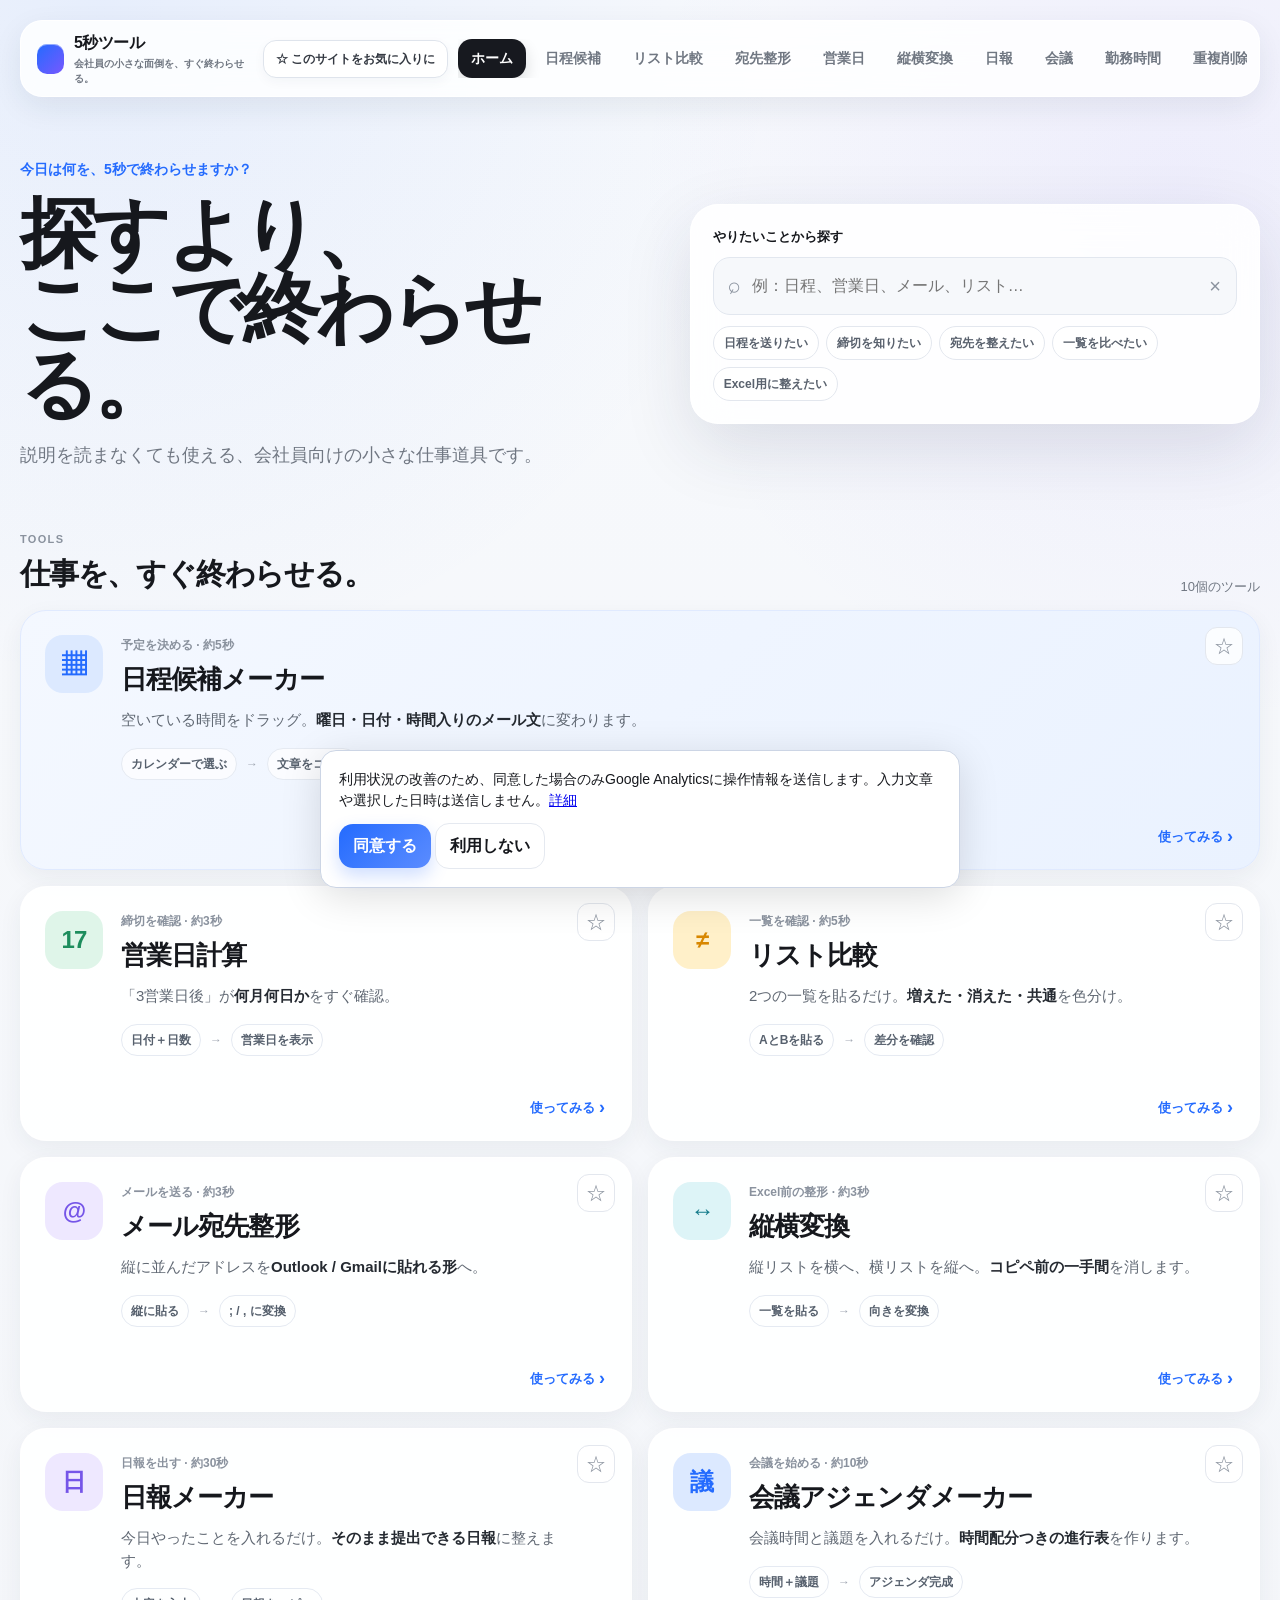
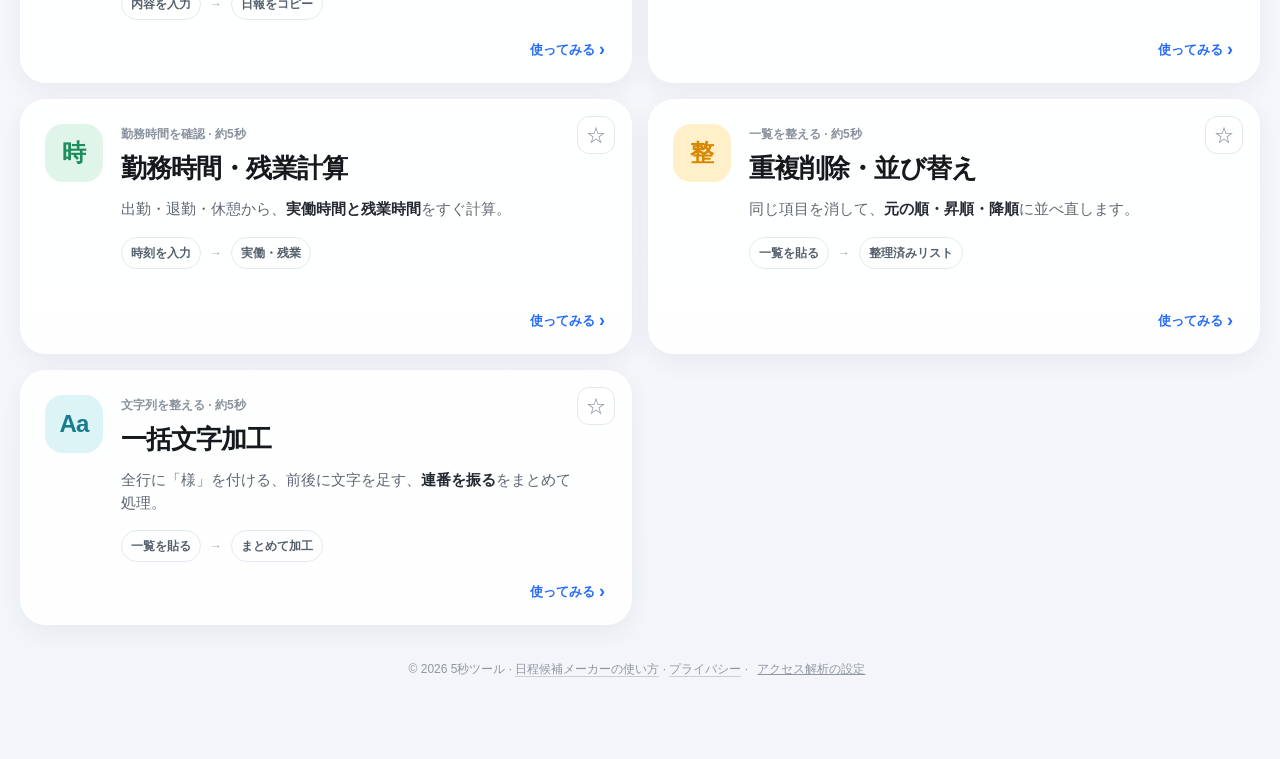
<file: index.html>
<!doctype html>
<html lang="ja">
<head>
  <meta name="google-site-verification" content="a-mV2p6KOQFPbLMm_GjcqGkZMbRcK9ZdKitmnO7isn0">
  <meta charset="utf-8">
  <meta name="viewport" content="width=device-width, initial-scale=1">
  <meta name="theme-color" content="#f3f5f9">
  <title>5秒ツール｜会社員の地味な面倒を、すぐ終わらせる</title>
  <meta name="description" content="日程候補、営業日計算、日報、リスト比較など。AIに頼むほどでもない仕事の小さな面倒を、ログイン不要で素早く片付ける無料ツール集。">
  <meta property="og:title" content="5秒ツール｜会社員の地味な面倒を、すぐ終わらせる">
  <meta property="og:description" content="会社員のための、ログイン不要で使える小さな仕事道具。">
  <meta property="og:type" content="website">
  <link rel="canonical" href="https://kin-ke.github.io/5sec-tools/">
  <meta property="og:url" content="https://kin-ke.github.io/5sec-tools/">
  <meta name="twitter:card" content="summary">
  <link rel="icon" href="icon.svg" type="image/svg+xml">
  <link rel="manifest" href="site.webmanifest">
  <link rel="stylesheet" href="styles.css">
</head>
<body>
<a class="skip-link" href="#mainContent">本文へ移動</a>
<main class="shell" id="mainContent">
  <div class="topbar">
    <div class="brand-wrap" id="brandHome" title="ホームへ">
      <div class="brand-dot"></div>
      <div>
        <div class="brand">5秒ツール</div>
        <div class="brand-sub">会社員の小さな面倒を、すぐ終わらせる。</div>
      </div>
    </div>
    <div class="top-actions">
      <button class="bookmark-btn" id="bookmarkSite">☆ このサイトをお気に入りに</button>
      <div class="nav">
        <button class="active" data-page="home">ホーム</button>
        <button data-page="schedule">日程候補</button>
        <button data-page="diff">リスト比較</button>
        <button data-page="email">宛先整形</button>
        <button data-page="businessday">営業日</button>
        <button data-page="transpose">縦横変換</button>
        <button data-page="dailyreport">日報</button>
        <button data-page="agenda">会議</button>
        <button data-page="worktime">勤務時間</button>
        <button data-page="dedupe">重複削除</button>
        <button data-page="textbatch">文字加工</button>
      </div>
    </div>
  </div>
  <!-- HOME -->
  <section id="home" class="page active">
    <div class="home-hero">
      <div class="home-copy">
        <div class="home-eyebrow">今日は何を、5秒で終わらせますか？</div>
        <h1>探すより、<br>ここで終わらせる。</h1>
        <p>説明を読まなくても使える、会社員向けの小さな仕事道具です。</p>
      </div>

      <div class="search-panel">
        <div class="search-label">やりたいことから探す</div>
        <div class="search-box">
          <span class="search-icon">⌕</span>
          <input id="toolSearch" type="search" placeholder="例：日程、営業日、メール、リスト…" autocomplete="off">
          <button id="clearSearch" class="clear-search" aria-label="検索をクリア">×</button>
        </div>
        <div class="quick-words">
          <button data-query="日程">日程を送りたい</button>
          <button data-query="営業日">締切を知りたい</button>
          <button data-query="メール">宛先を整えたい</button>
          <button data-query="リスト">一覧を比べたい</button>
          <button data-query="縦横">Excel用に整えたい</button>
        </div>
      </div>
    </div>

    <section class="personal-area" id="favoritesArea" hidden>
      <div class="section-title-row">
        <div>
          <div class="section-kicker">MY TOOLS</div>
          <h2>お気に入り</h2>
        </div>
        <span class="section-note">よく使うものを、ここに固定できます。</span>
      </div>
      <div class="compact-tools" id="favoritesList"></div>
    </section>

    <section class="personal-area" id="recentArea" hidden>
      <div class="section-title-row">
        <div>
          <div class="section-kicker">RECENT</div>
          <h2>最近使ったツール</h2>
        </div>
      </div>
      <div class="compact-tools" id="recentList"></div>
    </section>

    <section class="all-tools-section">
      <div class="section-title-row">
        <div>
          <div class="section-kicker">TOOLS</div>
          <h2>仕事を、すぐ終わらせる。</h2>
        </div>
        <span class="section-note" id="toolCountLabel">10個のツール</span>
      </div>

      <div class="tool-grid" id="toolGrid">
        <article class="tool-card tool-card-featured" data-open="schedule" role="button" tabindex="0"
          data-search="日程 予定 カレンダー メール 候補 調整 会議 アポイント">
          <button class="favorite-star" data-favorite="schedule" aria-label="日程候補をお気に入り">☆</button>
          <div class="tool-icon-box icon-blue">▦</div>
          <div class="tool-copy">
            <div class="tool-meta">予定を決める · 約5秒</div>
            <h3>日程候補メーカー</h3>
            <p>空いている時間をドラッグ。<strong>曜日・日付・時間入りのメール文</strong>に変わります。</p>
            <div class="flow-line"><span>カレンダーで選ぶ</span><b>→</b><span>文章をコピー</span></div>
          </div>
          <button class="open-tool">使ってみる <span>›</span></button>
        </article>

        <article class="tool-card" data-open="businessday" role="button" tabindex="0"
          data-search="営業日 日付 締切 期限 3営業日後 5営業日前 土日">
          <button class="favorite-star" data-favorite="businessday" aria-label="営業日計算をお気に入り">☆</button>
          <div class="tool-icon-box icon-green">17</div>
          <div class="tool-copy">
            <div class="tool-meta">締切を確認 · 約3秒</div>
            <h3>営業日計算</h3>
            <p>「3営業日後」が<strong>何月何日か</strong>をすぐ確認。</p>
            <div class="flow-line"><span>日付＋日数</span><b>→</b><span>営業日を表示</span></div>
          </div>
          <button class="open-tool">使ってみる <span>›</span></button>
        </article>

        <article class="tool-card" data-open="diff" role="button" tabindex="0"
          data-search="リスト 比較 差分 一覧 名簿 店舗 社員 追加 削除">
          <button class="favorite-star" data-favorite="diff" aria-label="リスト比較をお気に入り">☆</button>
          <div class="tool-icon-box icon-orange">≠</div>
          <div class="tool-copy">
            <div class="tool-meta">一覧を確認 · 約5秒</div>
            <h3>リスト比較</h3>
            <p>2つの一覧を貼るだけ。<strong>増えた・消えた・共通</strong>を色分け。</p>
            <div class="flow-line"><span>AとBを貼る</span><b>→</b><span>差分を確認</span></div>
          </div>
          <button class="open-tool">使ってみる <span>›</span></button>
        </article>

        <article class="tool-card" data-open="email" role="button" tabindex="0"
          data-search="メール 宛先 アドレス Outlook Gmail セミコロン カンマ 一斉送信">
          <button class="favorite-star" data-favorite="email" aria-label="メール宛先整形をお気に入り">☆</button>
          <div class="tool-icon-box icon-violet">@</div>
          <div class="tool-copy">
            <div class="tool-meta">メールを送る · 約3秒</div>
            <h3>メール宛先整形</h3>
            <p>縦に並んだアドレスを<strong>Outlook / Gmailに貼れる形</strong>へ。</p>
            <div class="flow-line"><span>縦に貼る</span><b>→</b><span>; / , に変換</span></div>
          </div>
          <button class="open-tool">使ってみる <span>›</span></button>
        </article>

        <article class="tool-card" data-open="transpose" role="button" tabindex="0"
          data-search="縦横 変換 Excel エクセル タブ カンマ 行 列 コピペ">
          <button class="favorite-star" data-favorite="transpose" aria-label="縦横変換をお気に入り">☆</button>
          <div class="tool-icon-box icon-cyan">↔</div>
          <div class="tool-copy">
            <div class="tool-meta">Excel前の整形 · 約3秒</div>
            <h3>縦横変換</h3>
            <p>縦リストを横へ、横リストを縦へ。<strong>コピペ前の一手間</strong>を消します。</p>
            <div class="flow-line"><span>一覧を貼る</span><b>→</b><span>向きを変換</span></div>
          </div>
          <button class="open-tool">使ってみる <span>›</span></button>
        </article>

        <article class="tool-card" data-open="dailyreport" role="button" tabindex="0"
          data-search="日報 業務報告 報告 今日 やったこと 進捗 課題 明日">
          <button class="favorite-star" data-favorite="dailyreport" aria-label="日報メーカーをお気に入り">☆</button>
          <div class="tool-icon-box icon-violet">日</div>
          <div class="tool-copy">
            <div class="tool-meta">日報を出す · 約30秒</div>
            <h3>日報メーカー</h3>
            <p>今日やったことを入れるだけ。<strong>そのまま提出できる日報</strong>に整えます。</p>
            <div class="flow-line"><span>内容を入力</span><b>→</b><span>日報をコピー</span></div>
          </div>
          <button class="open-tool">使ってみる <span>›</span></button>
        </article>

        <article class="tool-card" data-open="agenda" role="button" tabindex="0"
          data-search="会議 アジェンダ 議題 時間配分 ミーティング 進行 タイムテーブル">
          <button class="favorite-star" data-favorite="agenda" aria-label="会議アジェンダメーカーをお気に入り">☆</button>
          <div class="tool-icon-box icon-blue">議</div>
          <div class="tool-copy">
            <div class="tool-meta">会議を始める · 約10秒</div>
            <h3>会議アジェンダメーカー</h3>
            <p>会議時間と議題を入れるだけ。<strong>時間配分つきの進行表</strong>を作ります。</p>
            <div class="flow-line"><span>時間＋議題</span><b>→</b><span>アジェンダ完成</span></div>
          </div>
          <button class="open-tool">使ってみる <span>›</span></button>
        </article>

        <article class="tool-card" data-open="worktime" role="button" tabindex="0"
          data-search="勤務時間 実働 残業 出勤 退勤 休憩 時間計算">
          <button class="favorite-star" data-favorite="worktime" aria-label="勤務時間計算をお気に入り">☆</button>
          <div class="tool-icon-box icon-green">時</div>
          <div class="tool-copy">
            <div class="tool-meta">勤務時間を確認 · 約5秒</div>
            <h3>勤務時間・残業計算</h3>
            <p>出勤・退勤・休憩から、<strong>実働時間と残業時間</strong>をすぐ計算。</p>
            <div class="flow-line"><span>時刻を入力</span><b>→</b><span>実働・残業</span></div>
          </div>
          <button class="open-tool">使ってみる <span>›</span></button>
        </article>

        <article class="tool-card" data-open="dedupe" role="button" tabindex="0"
          data-search="重複 削除 並び替え リスト 一覧 五十音順 昇順 降順">
          <button class="favorite-star" data-favorite="dedupe" aria-label="重複削除・並び替えをお気に入り">☆</button>
          <div class="tool-icon-box icon-orange">整</div>
          <div class="tool-copy">
            <div class="tool-meta">一覧を整える · 約5秒</div>
            <h3>重複削除・並び替え</h3>
            <p>同じ項目を消して、<strong>元の順・昇順・降順</strong>に並べ直します。</p>
            <div class="flow-line"><span>一覧を貼る</span><b>→</b><span>整理済みリスト</span></div>
          </div>
          <button class="open-tool">使ってみる <span>›</span></button>
        </article>

        <article class="tool-card" data-open="textbatch" role="button" tabindex="0"
          data-search="一括 文字 加工 様 敬称 連番 前 後ろ 追加 全角 半角">
          <button class="favorite-star" data-favorite="textbatch" aria-label="一括文字加工をお気に入り">☆</button>
          <div class="tool-icon-box icon-cyan">Aa</div>
          <div class="tool-copy">
            <div class="tool-meta">文字列を整える · 約5秒</div>
            <h3>一括文字加工</h3>
            <p>全行に「様」を付ける、前後に文字を足す、<strong>連番を振る</strong>をまとめて処理。</p>
            <div class="flow-line"><span>一覧を貼る</span><b>→</b><span>まとめて加工</span></div>
          </div>
          <button class="open-tool">使ってみる <span>›</span></button>
        </article>
      </div>

      <div class="no-results" id="noResults" hidden>
        <div class="no-results-icon">⌕</div>
        <strong>該当するツールはまだありません。</strong>
        <span>「こんなツールが欲しい」が次の候補になります。</span>
      </div>
    </section>

    </section>

  <!-- SCHEDULE -->
  <section id="schedule" class="page tool-page">
    <div class="tool-head">
      <div><span class="schedule-eyebrow">SCHEDULE / 日程調整を、軽やかに。</span><h2>候補を選んで、<br>そのまま送ろう。</h2><p>空いている時間を選ぶだけ。メールに貼れる日程候補ができあがります。</p><div class="schedule-trust">無料 · ログイン不要 · 入力内容はブラウザ内で処理</div></div>
    </div>

    <div class="card workspace">
      <div class="schedule-step"><span>01</span><strong>空いている時間を選ぶ</strong><small>選び直しは、もう一度タップ</small></div>
      <div class="calendar-toolbar">
        <div>
          <div class="week-title" id="weekTitle">今週</div>
          <div class="calendar-hint">PCはドラッグ、スマホはタップで選択・解除。横にスクロールして各曜日を選べます。</div>
        </div>
        <div class="toolbar-actions">
          <div class="slot-toggle">
            <span>時間刻み</span>
            <button class="slot-choice active" data-minutes="30">30分</button>
            <button class="slot-choice" data-minutes="15">15分</button>
          </div>
          <button class="btn ghost" id="prevWeek">← 前週</button>
          <button class="btn ghost" id="todayWeek">今週</button>
          <button class="btn ghost" id="nextWeek">次週 →</button>
          <button class="btn ghost" id="clearSchedule">クリア</button>
        </div>
      </div>

      <div class="calendar-wrap" tabindex="0" aria-label="週間カレンダー。左右にスクロールできます"><div class="calendar" id="calendar"></div></div>

      <div class="card result-card">
        <div class="result-head">
          <div><span class="schedule-eyebrow">02 / COPY & SEND</span><strong>文章をコピーして、メールへ</strong><p id="selectionSummary" class="selection-summary" role="status">まずは候補を1つ選んでみましょう</p></div>
          <button class="btn dark" id="copySchedule" disabled>文章をコピー</button>
        </div>
        <details class="schedule-customize"><summary>メールの冒頭・締めの文章を変える</summary>        <div class="grid2">
          <div><label for="scheduleIntro">冒頭文</label><input id="scheduleIntro" value="下記の日程でしたら調整可能です。" /></div>
          <div><label for="scheduleOutro">締め文</label><input id="scheduleOutro" value="ご都合のよい日時をお知らせいただけますと幸いです。" /></div>
        </div>
</details>
        <div id="scheduleOutput" aria-live="polite" class="result" style="margin-top:14px">カレンダーから候補時間を選択してください。</div>
      </div>
<aside class="schedule-feedback"><div><strong id="feedbackTitle">使ってみて、どうでしたか？</strong><p>あなたのひとことが、次の改善につながります。</p></div><a id="scheduleFeedback" class="btn ghost" href="https://docs.google.com/forms/d/e/1FAIpQLSdo-b31oyVD0MKhWe7cwTpHbFBrxkNhSCU-0WmiV0k3jZIWvQ/viewform" target="_blank" rel="noopener noreferrer">匿名で感想を送る ↗</a><small>任意・約30秒 / Googleフォームが別タブで開きます</small></aside>
    </div>
  </section>

  <!-- DIFF -->
  <section id="diff" class="page tool-page">
    <div class="tool-head">
      <div><h2>リスト比較</h2><p>2つの一覧を貼るだけで、Aだけ・Bだけ・両方にある項目を色分けします。</p></div>
    </div>
    <div class="card workspace">
      <div class="grid2">
        <div>
          <label><span class="legend-dot dot-a"></span>リストA</label>
          <textarea id="listA" class="diff-input-a" placeholder="1行に1件ずつ"></textarea>
        </div>
        <div>
          <label><span class="legend-dot dot-b"></span>リストB</label>
          <textarea id="listB" class="diff-input-b" placeholder="1行に1件ずつ"></textarea>
        </div>
      </div>
      <div class="actions">
        <button class="btn primary" id="compareLists">差分を見る</button>
        <button class="btn ghost" id="clearLists">クリア</button>
      </div>

      <div class="diff-stats">
        <div class="stat stat-a"><span><i class="legend-dot dot-a"></i>Aにだけある</span><b id="countOnlyA">0</b></div>
        <div class="stat stat-b"><span><i class="legend-dot dot-b"></i>Bにだけある</span><b id="countOnlyB">0</b></div>
        <div class="stat stat-c"><span><i class="legend-dot dot-c"></i>両方にある</span><b id="countCommon">0</b></div>
      </div>

      <div class="diff-cols">
        <div><div class="diff-label"><span class="legend-dot dot-a"></span>Aにだけある</div><div class="diff-box box-a" id="onlyA" aria-live="polite"></div></div>
        <div><div class="diff-label"><span class="legend-dot dot-b"></span>Bにだけある</div><div class="diff-box box-b" id="onlyB" aria-live="polite"></div></div>
        <div><div class="diff-label"><span class="legend-dot dot-c"></span>両方にある</div><div class="diff-box box-c" id="common" aria-live="polite"></div></div>
      </div>
    </div>
  </section>

  <!-- EMAIL -->
  <section id="email" class="page tool-page">
    <div class="tool-head">
      <div><h2>メール宛先整形</h2><p>縦に並んだメールアドレスを、OutlookやGmailにそのまま貼れる形に変換します。</p></div>
    </div>
    <div class="card workspace">
      <div class="grid2">
        <div>
          <label>メールアドレス一覧</label>
          <textarea id="emailInput" placeholder="taro@example.com&#10;hanako@example.com&#10;info@example.com"></textarea>
        </div>
        <div>
          <label>区切り文字</label>
          <select id="emailDelimiter">
            <option value=";">セミコロン ;</option>
            <option value=",">カンマ ,</option>
          </select>
          <div class="actions">
            <button class="btn primary" id="formatEmails">変換</button>
            <button class="btn dark" id="copyEmails">コピー</button>
          </div>
          <div id="emailOutput" aria-live="polite" class="result" style="margin-top:14px">ここに変換結果が表示されます。</div>
        </div>
      </div>
    </div>
  </section>

  <!-- BUSINESS DAY -->
  <section id="businessday" class="page tool-page">
    <div class="tool-head">
      <div><h2>営業日計算</h2><p>「3営業日後」「5営業日前」などを土日を除いて計算します。</p></div>
    </div>
    <div class="card workspace">
      <div class="grid3">
        <div><label>基準日</label><input type="date" id="bdDate"></div>
        <div><label>営業日数</label><input type="number" id="bdDays" value="3" min="0"></div>
        <div><label>方向</label>
          <select id="bdDirection"><option value="after">営業日後</option><option value="before">営業日前</option></select>
        </div>
      </div>
      <div class="actions"><button class="btn primary" id="calcBusinessDay">計算する</button></div>
      <div id="bdOutput" aria-live="polite" class="result" style="margin-top:14px">結果がここに表示されます。</div>
      <div style="margin-top:8px;color:var(--muted);font-size:12px">※ 現在は土日のみ除外します。祝日対応は今後追加可能です。</div>
    </div>
  </section>

  <!-- TRANSPOSE -->
  <section id="transpose" class="page tool-page">
    <div class="tool-head">
      <div><h2>縦横変換</h2><p>1行ずつ並んだ一覧を横並びに。カンマ区切り・タブ区切りのデータを縦並びに。</p></div>
    </div>
    <div class="card workspace">
      <div class="grid2">
        <div>
          <label>入力</label>
          <textarea id="transposeInput" placeholder="東京&#10;大阪&#10;名古屋"></textarea>
        </div>
        <div>
          <label>変換</label>
          <select id="transposeMode">
            <option value="vertical_to_tab">縦 → 横（タブ区切り）</option>
            <option value="vertical_to_comma">縦 → 横（カンマ区切り）</option>
            <option value="horizontal_to_vertical">横 → 縦</option>
          </select>
          <div class="actions">
            <button class="btn primary" id="transposeBtn">変換</button>
            <button class="btn dark" id="copyTranspose">コピー</button>
          </div>
          <div id="transposeOutput" aria-live="polite" class="result" style="margin-top:14px">ここに変換結果が表示されます。</div>
        </div>
      </div>
    </div>
  </section>


  <!-- DAILY REPORT -->
  <section id="dailyreport" class="page tool-page">
    <div class="tool-head">
      <div><h2>日報メーカー</h2><p>毎日の報告を、箇条書きから提出できる形へ。入力内容はブラウザ内だけで処理します。</p></div>
    </div>
    <div class="card workspace">
      <div class="grid2">
        <div><label>今日やったこと</label><textarea id="drToday" placeholder="例：&#10;10月予算の修正&#10;店舗別PLの確認&#10;取締役会資料の作成"></textarea></div>
        <div><label>成果・進捗</label><textarea id="drProgress" placeholder="例：予算修正完了"></textarea></div>
        <div><label>課題・気になる点</label><textarea id="drIssue" placeholder="例：A店の原価率を再確認"></textarea></div>
        <div><label>明日やること</label><textarea id="drTomorrow" placeholder="例：取締役会資料を完成させる"></textarea></div>
      </div>
      <div class="actions">
        <button class="btn primary" id="makeDailyReport">日報を作る</button>
        <button class="btn dark" id="copyDailyReport">コピー</button>
      </div>
      <div id="dailyReportOutput" aria-live="polite" class="result" style="margin-top:14px">ここに日報が表示されます。</div>
    </div>
  </section>

  <!-- AGENDA -->
  <section id="agenda" class="page tool-page">
    <div class="tool-head">
      <div><h2>会議アジェンダメーカー</h2><p>会議時間と議題から、開始・終了時刻つきの進行表を作ります。</p></div>
    </div>
    <div class="card workspace">
      <div class="grid3">
        <div><label>開始時刻</label><input type="time" id="agendaStart" value="10:00"></div>
        <div><label>会議時間</label><select id="agendaDuration"><option value="30">30分</option><option value="45">45分</option><option value="60" selected>60分</option><option value="90">90分</option><option value="120">120分</option></select></div>
        <div><label>最後のまとめ時間</label><select id="agendaWrap"><option value="5">5分</option><option value="10" selected>10分</option><option value="15">15分</option></select></div>
      </div>
      <div style="margin-top:14px"><label>議題（1行に1つ）</label><textarea id="agendaTopics" placeholder="売上実績&#10;来月施策&#10;採用状況"></textarea></div>
      <div class="actions">
        <button class="btn primary" id="makeAgenda">アジェンダを作る</button>
        <button class="btn dark" id="copyAgenda">コピー</button>
      </div>
      <div id="agendaOutput" aria-live="polite" class="result" style="margin-top:14px">ここにアジェンダが表示されます。</div>
    </div>
  </section>

  <!-- WORKTIME -->
  <section id="worktime" class="page tool-page">
    <div class="tool-head">
      <div><h2>勤務時間・残業計算</h2><p>出勤・退勤・休憩から実働時間を計算。所定時間を超えた分も表示します。</p></div>
    </div>
    <div class="card workspace">
      <div class="grid3">
        <div><label>出勤</label><input type="time" id="workStart" value="09:00"></div>
        <div><label>退勤</label><input type="time" id="workEnd" value="18:00"></div>
        <div><label>休憩（分）</label><input type="number" id="breakMin" value="60" min="0"></div>
      </div>
      <div class="grid2" style="margin-top:14px">
        <div><label>所定労働時間</label><input type="number" id="regularHours" value="8" min="0" step="0.25"></div>
        <div><label>日跨ぎ</label><select id="overnight"><option value="auto">退勤が早ければ翌日扱い</option><option value="same">同日扱い</option></select></div>
      </div>
      <div class="actions"><button class="btn primary" id="calcWorktime">計算する</button></div>
      <div id="worktimeOutput" aria-live="polite" class="result" style="margin-top:14px">結果がここに表示されます。</div>
    </div>
  </section>

  <!-- DEDUPE -->
  <section id="dedupe" class="page tool-page">
    <div class="tool-head">
      <div><h2>重複削除・並び替え</h2><p>1行に1件ずつ貼り付けて、重複を消し、好きな順番に並べます。</p></div>
    </div>
    <div class="card workspace">
      <div class="grid2">
        <div><label>元のリスト</label><textarea id="dedupeInput" placeholder="東京&#10;大阪&#10;東京&#10;千葉&#10;大阪"></textarea></div>
        <div>
          <label>並び順</label>
          <select id="dedupeSort">
            <option value="keep">元の順番を維持</option>
            <option value="asc">昇順</option>
            <option value="desc">降順</option>
          </select>
          <div class="actions">
            <button class="btn primary" id="runDedupe">整理する</button>
            <button class="btn dark" id="copyDedupe">コピー</button>
          </div>
          <div id="dedupeMeta" style="margin-top:14px;color:var(--muted);font-size:13px"></div>
          <div id="dedupeOutput" aria-live="polite" class="result" style="margin-top:8px">ここに整理結果が表示されます。</div>
        </div>
      </div>
    </div>
  </section>

  <!-- TEXT BATCH -->
  <section id="textbatch" class="page tool-page">
    <div class="tool-head">
      <div><h2>一括文字加工</h2><p>一覧の全行に同じ文字を追加したり、番号を振ったりします。</p></div>
    </div>
    <div class="card workspace">
      <div class="grid2">
        <div><label>元のリスト</label><textarea id="batchInput" placeholder="山田&#10;佐藤&#10;鈴木"></textarea></div>
        <div>
          <label>加工方法</label>
          <select id="batchMode">
            <option value="suffix">後ろに文字を追加</option>
            <option value="prefix">前に文字を追加</option>
            <option value="number">連番を付ける</option>
            <option value="trim">前後の空白を削除</option>
          </select>
          <div style="margin-top:12px" id="batchTextWrap"><label>追加する文字</label><input id="batchText" value="様"></div>
          <div class="actions">
            <button class="btn primary" id="runBatch">加工する</button>
            <button class="btn dark" id="copyBatch">コピー</button>
          </div>
          <div id="batchOutput" aria-live="polite" class="result" style="margin-top:14px">ここに加工結果が表示されます。</div>
        </div>
      </div>
    </div>
  </section>

  <footer>© 2026 5秒ツール · <a href="schedule.html">日程候補メーカーの使い方</a> · <a href="privacy.html">プライバシー</a> · <button id="analyticsSettings" class="privacy-settings" hidden>アクセス解析の設定</button></footer>
</main>

<div class="bookmark-modal" id="bookmarkModal">
  <div class="bookmark-dialog">
    <h3>次も1クリックで戻れます。</h3>
    <p>ブラウザのお気に入りに追加してください。</p>
    <div class="shortcut-key" id="modalShortcut">⌘ D</div>
    <p id="modalHelp">Macなら ⌘ + D を押すと、このページをブックマークできます。</p>
    <div class="modal-actions"><button class="btn dark" id="closeBookmarkModal">閉じる</button></div>
  </div>
</div>

<div class="toast" id="toast" role="status">コピーしました</div>


<aside id="analyticsConsent" class="analytics-consent" hidden aria-label="アクセス解析の選択"><p>利用状況の改善のため、同意した場合のみGoogle Analyticsに操作情報を送信します。入力文章や選択した日時は送信しません。<a href="privacy.html">詳細</a></p><button id="analyticsAccept" class="btn primary">同意する</button> <button id="analyticsReject" class="btn ghost">利用しない</button></aside>
<script src="analytics-config.js" defer></script>
<script src="analytics.js" defer></script>
<script src="app.js" defer></script>
</body>
</html>
</file>
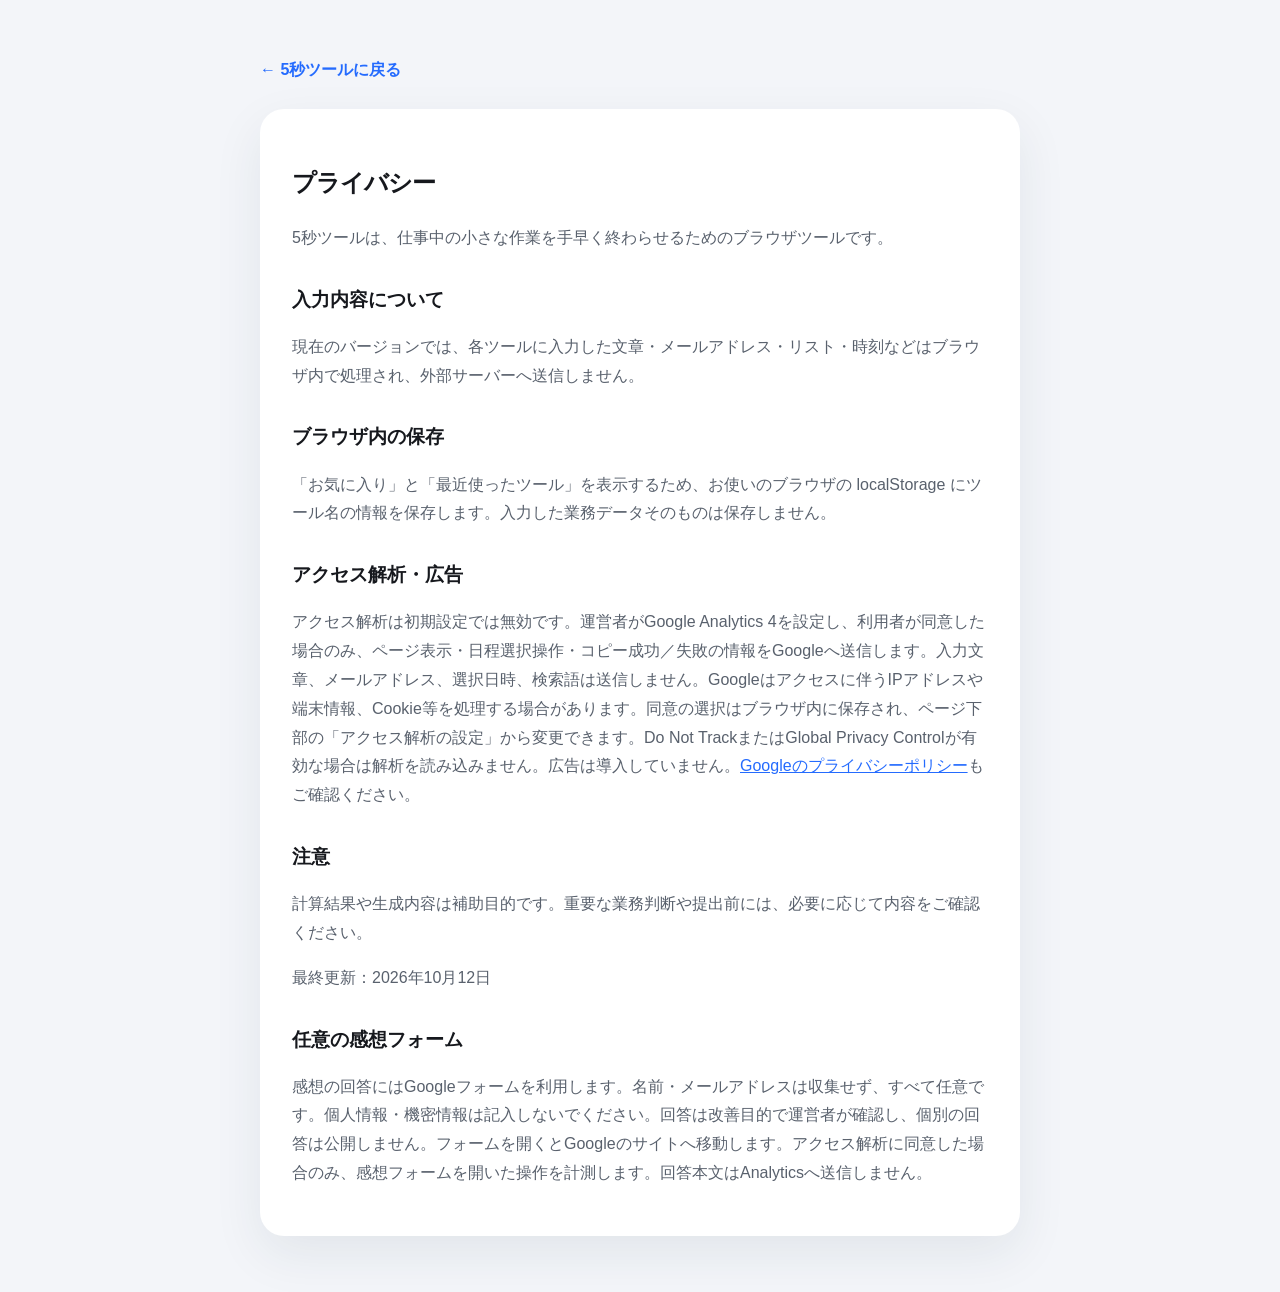
<file: privacy.html>
<!doctype html>
<html lang="ja">
<head>
<meta charset="utf-8">
<meta name="viewport" content="width=device-width,initial-scale=1">
<meta name="theme-color" content="#f3f5f9">
<title>プライバシー｜5秒ツール</title>
<link rel="icon" href="icon.svg" type="image/svg+xml">
<style>body{margin:0;font-family:-apple-system,BlinkMacSystemFont,"Helvetica Neue","Hiragino Sans","Yu Gothic",sans-serif;background:#f3f5f9;color:#16181d;line-height:1.8}.wrap{max-width:760px;margin:auto;padding:56px 20px}.card{background:#fff;border-radius:24px;padding:32px;box-shadow:0 18px 50px rgba(31,45,70,.08)}h1{letter-spacing:-.04em}h2{margin-top:30px;font-size:19px}p,li{color:#59616d}a{color:#246bfe}.back{display:inline-block;margin-bottom:24px;text-decoration:none;font-weight:800}</style>
</head>
<body><main class="wrap"><a class="back" href="index.html">← 5秒ツールに戻る</a><article class="card"><h1>プライバシー</h1><p>5秒ツールは、仕事中の小さな作業を手早く終わらせるためのブラウザツールです。</p><h2>入力内容について</h2><p>現在のバージョンでは、各ツールに入力した文章・メールアドレス・リスト・時刻などはブラウザ内で処理され、外部サーバーへ送信しません。</p><h2>ブラウザ内の保存</h2><p>「お気に入り」と「最近使ったツール」を表示するため、お使いのブラウザの localStorage にツール名の情報を保存します。入力した業務データそのものは保存しません。</p><h2>アクセス解析・広告</h2><p>アクセス解析は初期設定では無効です。運営者がGoogle Analytics 4を設定し、利用者が同意した場合のみ、ページ表示・日程選択操作・コピー成功／失敗の情報をGoogleへ送信します。入力文章、メールアドレス、選択日時、検索語は送信しません。Googleはアクセスに伴うIPアドレスや端末情報、Cookie等を処理する場合があります。同意の選択はブラウザ内に保存され、ページ下部の「アクセス解析の設定」から変更できます。Do Not TrackまたはGlobal Privacy Controlが有効な場合は解析を読み込みません。広告は導入していません。<a href="https://policies.google.com/privacy">Googleのプライバシーポリシー</a>もご確認ください。</p><h2>注意</h2><p>計算結果や生成内容は補助目的です。重要な業務判断や提出前には、必要に応じて内容をご確認ください。</p><p>最終更新：2026年10月12日</p><h2>任意の感想フォーム</h2><p>感想の回答にはGoogleフォームを利用します。名前・メールアドレスは収集せず、すべて任意です。個人情報・機密情報は記入しないでください。回答は改善目的で運営者が確認し、個別の回答は公開しません。フォームを開くとGoogleのサイトへ移動します。アクセス解析に同意した場合のみ、感想フォームを開いた操作を計測します。回答本文はAnalyticsへ送信しません。</p></article></main></body></html>
</file>
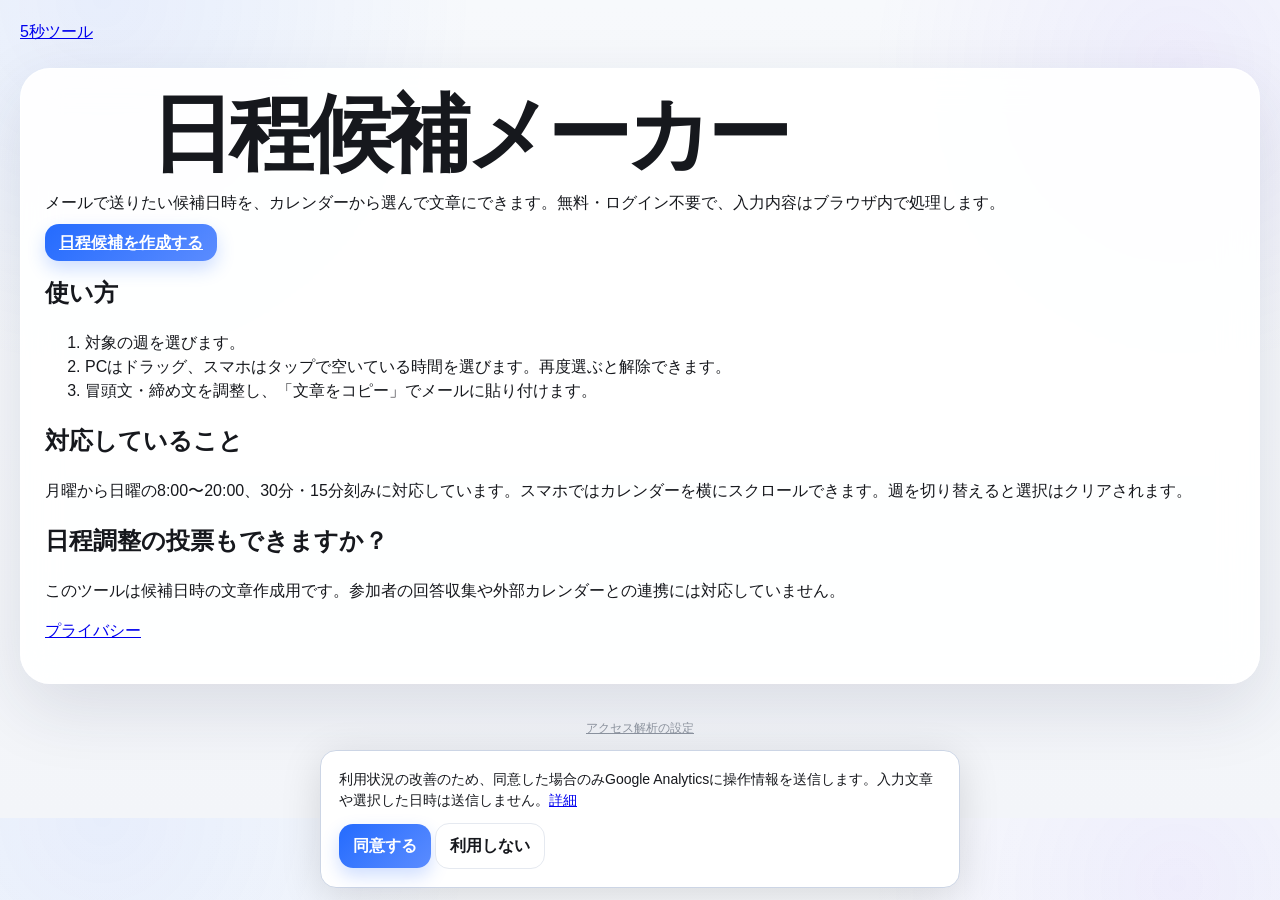
<file: schedule.html>
<!doctype html>
<html lang="ja"><head>
<meta charset="utf-8"><meta name="viewport" content="width=device-width,initial-scale=1">
<title>日程候補メーカー｜メール用の候補日時を無料で作成｜5秒ツール</title>
<meta name="description" content="カレンダーから候補時間を選んで、曜日・日付・時間入りのメール文を作成。スマホはタップ、PCはドラッグ。ログイン不要・無料の日程候補作成ツールです。">
<link rel="canonical" href="https://kin-ke.github.io/5sec-tools/schedule.html">
<meta property="og:title" content="日程候補メーカー｜5秒ツール"><meta property="og:description" content="日時を選んでメール文をコピー。無料・ログイン不要。"><meta property="og:type" content="website"><meta property="og:url" content="https://kin-ke.github.io/5sec-tools/schedule.html">
<link rel="icon" href="icon.svg" type="image/svg+xml"><link rel="stylesheet" href="styles.css">
</head><body><main class="shell"><a href="./">5秒ツール</a><article class="card workspace" style="margin-top:24px"><h1>日程候補メーカー</h1><p>メールで送りたい候補日時を、カレンダーから選んで文章にできます。無料・ログイン不要で、入力内容はブラウザ内で処理します。</p><p><a id="scheduleStart" class="btn primary" href="./#schedule">日程候補を作成する</a></p><h2>使い方</h2><ol><li>対象の週を選びます。</li><li>PCはドラッグ、スマホはタップで空いている時間を選びます。再度選ぶと解除できます。</li><li>冒頭文・締め文を調整し、「文章をコピー」でメールに貼り付けます。</li></ol><h2>対応していること</h2><p>月曜から日曜の8:00〜20:00、30分・15分刻みに対応しています。スマホではカレンダーを横にスクロールできます。週を切り替えると選択はクリアされます。</p><h2>日程調整の投票もできますか？</h2><p>このツールは候補日時の文章作成用です。参加者の回答収集や外部カレンダーとの連携には対応していません。</p><p><a href="privacy.html">プライバシー</a></p></article><footer><button id="analyticsSettings" class="privacy-settings" hidden>アクセス解析の設定</button></footer></main><aside id="analyticsConsent" class="analytics-consent" hidden aria-label="アクセス解析の選択"><p>利用状況の改善のため、同意した場合のみGoogle Analyticsに操作情報を送信します。入力文章や選択した日時は送信しません。<a href="privacy.html">詳細</a></p><button id="analyticsAccept" class="btn primary">同意する</button> <button id="analyticsReject" class="btn ghost">利用しない</button></aside>
<script src="analytics-config.js" defer></script><script src="analytics.js" defer></script></body></html>
</file>
<file: styles.css>
:root{
      --bg:#f3f5f9;
      --surface:#fff;
      --surface2:#f8fafc;
      --text:#16181d;
      --muted:#707782;
      --line:#e5e9f0;
      --accent:#246bfe;
      --accent2:#5b8cff;
      --purple:#7758ff;
      --green:#22a06b;
      --orange:#f59e0b;
      --red:#e05252;
      --blue-soft:#edf4ff;
      --orange-soft:#fff6df;
      --green-soft:#eaf8f1;
      --purple-soft:#f1edff;
      --cyan-soft:#eaf9fb;
      --shadow-sm:0 8px 24px rgba(31,45,70,.06);
      --shadow-lg:0 24px 70px rgba(31,45,70,.12);
      --radius-xl:30px;
      --radius-lg:22px;
      --slot-h:36px;
    }

    *{box-sizing:border-box}
    html{scroll-behavior:smooth}
    body{
      margin:0;
      font-family:-apple-system,BlinkMacSystemFont,"SF Pro Display","SF Pro Text","Helvetica Neue",
                  "Hiragino Sans","Yu Gothic UI","Yu Gothic",Meiryo,sans-serif;
      color:var(--text);
      background:
        radial-gradient(circle at 8% 0%, rgba(36,107,254,.08), transparent 26%),
        radial-gradient(circle at 92% 8%, rgba(119,88,255,.07), transparent 22%),
        linear-gradient(180deg,#f7f9fc 0%,var(--bg) 100%);
      -webkit-font-smoothing:antialiased;
      line-height:1.5;
    }

    button,input,textarea,select{font:inherit}
    button{touch-action:manipulation}

    .shell{max-width:1280px;margin:0 auto;padding:20px 20px 80px}

    .topbar{
      position:sticky;top:14px;z-index:40;
      display:flex;align-items:center;justify-content:space-between;gap:18px;
      padding:10px 12px 10px 16px;
      background:rgba(255,255,255,.84);
      border:1px solid rgba(255,255,255,.92);
      border-radius:22px;
      backdrop-filter:blur(22px) saturate(160%);
      box-shadow:0 10px 30px rgba(31,45,70,.08);
    }

    .brand-wrap{display:flex;align-items:center;gap:10px;cursor:pointer}
    .brand-dot{
      width:30px;height:30px;border-radius:10px;
      background:linear-gradient(135deg,var(--accent),var(--purple));
      box-shadow:inset 0 1px 0 rgba(255,255,255,.45);
    }
    .brand{font-weight:850;letter-spacing:-.03em;white-space:nowrap}

    .nav{display:flex;gap:6px;overflow:auto}
    .nav button{
      border:0;background:transparent;color:var(--muted);
      border-radius:14px;padding:9px 13px;font-size:14px;font-weight:800;
      cursor:pointer;white-space:nowrap;transition:.18s ease;
    }
    .nav button:hover{background:#f2f4f8;color:var(--text)}
    .nav button.active{background:#17191f;color:#fff;box-shadow:0 7px 16px rgba(17,19,23,.14)}

    .page{display:none;animation:fade .22s ease}
    .page.active{display:block}
    @keyframes fade{from{opacity:0;transform:translateY(5px)}to{opacity:1;transform:none}}

    /* HOME */
    .hero{text-align:center;padding:74px 0 52px}
    .eyebrow{
      display:inline-flex;align-items:center;gap:8px;
      padding:7px 11px;border-radius:999px;
      background:rgba(255,255,255,.78);border:1px solid rgba(255,255,255,.94);
      color:var(--accent);font-size:13px;font-weight:850;
      box-shadow:var(--shadow-sm);margin-bottom:18px;
    }
    .eyebrow::before{content:"";width:7px;height:7px;border-radius:50%;background:linear-gradient(135deg,var(--accent),var(--purple))}
    h1{
      margin:0 auto;max-width:980px;font-size:clamp(44px,7vw,84px);
      line-height:.98;letter-spacing:-.06em;font-weight:880;
    }
    .hero p{max-width:720px;margin:24px auto 0;color:var(--muted);font-size:clamp(17px,2vw,21px)}
    .trust-row{margin-top:22px;display:flex;justify-content:center;gap:10px;flex-wrap:wrap}
    .trust-pill{
      padding:9px 12px;border-radius:999px;background:rgba(255,255,255,.76);
      border:1px solid rgba(255,255,255,.95);color:#4e5560;font-size:13px;font-weight:750;
      box-shadow:var(--shadow-sm);
    }

    .showcase{
      display:grid;
      grid-template-columns:1.15fr .85fr;
      gap:22px;
      margin-top:12px;
    }
    .showcase-card{
      min-height:360px;
      border-radius:34px;
      position:relative;
      overflow:hidden;
      padding:34px;
      cursor:pointer;
      box-shadow:var(--shadow-lg);
      border:1px solid rgba(255,255,255,.9);
      transition:transform .2s ease,box-shadow .2s ease;
    }
    .showcase-card:hover{transform:translateY(-3px);box-shadow:0 30px 80px rgba(31,45,70,.16)}
    .showcase-card h2{margin:0;font-size:clamp(32px,4.5vw,56px);letter-spacing:-.05em;line-height:1.02}
    .showcase-card p{margin:14px 0 0;max-width:560px;color:#59616d;font-size:17px}
    .card-blue{background:linear-gradient(145deg,#eef4ff,#dfeaff)}
    .card-violet{background:linear-gradient(145deg,#f6f2ff,#ebe4ff)}
    .card-green{background:linear-gradient(145deg,#eefaf4,#e3f6ec)}
    .card-orange{background:linear-gradient(145deg,#fff8e8,#fff0c8)}
    .card-cyan{background:linear-gradient(145deg,#effbfd,#def4f8)}
    .card-dark{background:linear-gradient(145deg,#252933,#121418);color:#fff}
    .card-dark p{color:#c9cdd4}

    .tool-badge{
      display:inline-flex;padding:7px 10px;border-radius:999px;background:rgba(255,255,255,.7);
      color:#424852;font-size:12px;font-weight:850;margin-bottom:16px;
      border:1px solid rgba(255,255,255,.7);
    }
    .card-dark .tool-badge{background:rgba(255,255,255,.1);color:#fff;border-color:rgba(255,255,255,.08)}

    .fake-calendar{
      position:absolute;right:26px;bottom:24px;width:54%;min-width:300px;
      background:rgba(255,255,255,.92);border:1px solid rgba(255,255,255,.95);
      border-radius:24px;box-shadow:0 24px 60px rgba(34,52,86,.13);padding:15px;
      transform:rotate(-2deg);
    }
    .fake-cal-head{display:grid;grid-template-columns:42px repeat(5,1fr);gap:5px;margin-bottom:7px}
    .fake-cal-head div{height:10px;border-radius:999px;background:#e8ecf4}
    .fake-cal-body{display:grid;grid-template-columns:42px repeat(5,1fr);gap:5px}
    .fake-cal-body div{height:18px;border-radius:6px;background:#f2f4f7}
    .fake-cal-body .sel{background:linear-gradient(135deg,var(--accent),var(--accent2))}

    .fake-diff{
      position:absolute;right:28px;bottom:28px;width:55%;
      display:grid;grid-template-columns:repeat(3,1fr);gap:8px;
    }
    .fake-diff div{height:96px;border-radius:20px;box-shadow:0 14px 30px rgba(0,0,0,.06)}
    .fake-diff .a{background:var(--blue-soft)}
    .fake-diff .b{background:var(--orange-soft)}
    .fake-diff .c{background:var(--green-soft)}

    .small-grid{display:grid;grid-template-columns:repeat(3,1fr);gap:20px;margin-top:22px}
    .small-card{
      min-height:260px;border-radius:30px;padding:28px;cursor:pointer;position:relative;overflow:hidden;
      border:1px solid rgba(255,255,255,.9);box-shadow:var(--shadow-lg);
      transition:.2s ease;
    }
    .small-card:hover{transform:translateY(-3px)}
    .small-card h3{margin:0;font-size:30px;letter-spacing:-.04em;line-height:1.05}
    .small-card p{color:#5f6670;font-size:15px;margin:12px 0 0}
    .tool-icon{
      position:absolute;right:22px;bottom:20px;width:72px;height:72px;border-radius:22px;
      display:grid;place-items:center;background:rgba(255,255,255,.66);font-size:30px;
      box-shadow:0 12px 30px rgba(0,0,0,.08);
    }

    .home-note{text-align:center;color:var(--muted);margin:28px 0 0;font-size:13px}


    .brand-sub{font-size:10px;color:var(--muted);font-weight:650;margin-top:1px}
    .top-actions{display:flex;align-items:center;gap:10px;min-width:0}
    .bookmark-btn{
      border:1px solid #dfe4ec;background:#fff;color:#343942;border-radius:13px;
      padding:9px 12px;font-size:12px;font-weight:800;cursor:pointer;white-space:nowrap;
      box-shadow:0 4px 12px rgba(31,45,70,.04);
    }
    .bookmark-btn:hover{background:#f8faff;border-color:#cfd7e5}

    .home-hero{
      padding:62px 0 30px;
      display:grid;grid-template-columns:1fr .9fr;gap:36px;align-items:center;
    }
    .home-copy{text-align:left}
    .home-eyebrow{color:var(--accent);font-size:14px;font-weight:850;margin-bottom:16px}
    .home-copy h1{
      margin:0;font-size:clamp(48px,6vw,78px);line-height:.98;letter-spacing:-.06em
    }
    .home-copy p{
      color:var(--muted);font-size:18px;max-width:570px;margin:20px 0 0
    }

    .search-panel{
      background:rgba(255,255,255,.88);border:1px solid rgba(255,255,255,.96);
      border-radius:28px;padding:22px;box-shadow:var(--shadow-lg);backdrop-filter:blur(18px)
    }
    .search-label{font-size:13px;font-weight:850;margin-bottom:10px}
    .search-box{
      display:grid;grid-template-columns:auto 1fr auto;align-items:center;gap:8px;
      background:#f6f8fb;border:1px solid #e2e7ef;border-radius:17px;padding:4px 5px 4px 13px;
      transition:.18s ease
    }
    .search-box:focus-within{background:#fff;border-color:#9fbeff;box-shadow:0 0 0 4px rgba(36,107,254,.08)}
    .search-icon{font-size:22px;color:#8a929e;transform:rotate(-15deg)}
    .search-box input{
      border:0;background:transparent;box-shadow:none;padding:12px 4px;font-size:16px
    }
    .search-box input:focus{box-shadow:none}
    .clear-search{border:0;background:transparent;color:#8a929e;font-size:20px;cursor:pointer;padding:7px 10px}
    .quick-words{display:flex;flex-wrap:wrap;gap:7px;margin-top:11px}
    .quick-words button{
      border:1px solid #e3e7ee;background:#fff;color:#59616d;border-radius:999px;
      padding:7px 10px;font-size:12px;font-weight:750;cursor:pointer
    }
    .quick-words button:hover{color:var(--accent);border-color:#bfd2ff;background:#f7faff}

    .personal-area,.all-tools-section{margin-top:32px}
    .section-title-row{
      display:flex;justify-content:space-between;align-items:end;gap:20px;margin-bottom:14px
    }
    .section-kicker{font-size:11px;letter-spacing:.12em;color:#8a929e;font-weight:900;margin-bottom:4px}
    .section-title-row h2,.return-copy h2{margin:0;font-size:30px;letter-spacing:-.04em}
    .section-note{color:var(--muted);font-size:13px}

    .tool-grid{display:grid;grid-template-columns:repeat(2,1fr);gap:16px}
    .tool-card{
      position:relative;background:rgba(255,255,255,.91);border:1px solid rgba(255,255,255,.98);
      border-radius:26px;padding:24px;min-height:255px;box-shadow:var(--shadow-sm);
      display:grid;grid-template-columns:auto 1fr;gap:18px;cursor:pointer;
      transition:transform .18s ease,box-shadow .18s ease,border-color .18s ease
    }
    .tool-card:hover{transform:translateY(-3px);box-shadow:0 18px 44px rgba(31,45,70,.12);border-color:#dfe8f8}
    .tool-card-featured{
      grid-column:1/-1;
      min-height:260px;
      background:linear-gradient(135deg,#f4f8ff 0%,#eaf2ff 100%);
      border-color:#e0eaff
    }
    .tool-icon-box{
      width:58px;height:58px;border-radius:18px;display:grid;place-items:center;
      font-size:24px;font-weight:900;letter-spacing:-.04em
    }
    .icon-blue{background:#dce9ff;color:#246bfe}
    .icon-green{background:#dff5e9;color:#1d8d5d}
    .icon-orange{background:#fff0c9;color:#d88700}
    .icon-violet{background:#eee8ff;color:#7555e8}
    .icon-cyan{background:#ddf4f7;color:#177c8c}

    .tool-copy{padding-right:36px}
    .tool-meta{color:#8a929e;font-size:12px;font-weight:800;margin:1px 0 6px}
    .tool-card h3{margin:0;font-size:26px;letter-spacing:-.035em}
    .tool-card p{margin:10px 0 16px;color:#606873;font-size:15px;max-width:620px}
    .tool-card p strong{color:#252a31;font-weight:850}
    .flow-line{
      display:flex;align-items:center;gap:9px;flex-wrap:wrap;color:#56606d;font-size:12px;font-weight:800
    }
    .flow-line span{padding:6px 9px;background:rgba(255,255,255,.7);border:1px solid #e5eaf2;border-radius:999px}
    .flow-line b{color:#a1a8b3}
    .favorite-star{
      position:absolute;top:16px;right:16px;width:38px;height:38px;border-radius:12px;
      border:1px solid #e3e7ee;background:rgba(255,255,255,.82);font-size:20px;color:#8a929e;
      cursor:pointer;z-index:2;transition:.15s ease
    }
    .favorite-star:hover{transform:scale(1.05);color:#f0a500}
    .favorite-star.active{background:#fff8df;color:#e3a000;border-color:#f6dea1}
    .open-tool{
      position:absolute;right:20px;bottom:18px;border:0;background:transparent;
      color:var(--accent);font-weight:850;cursor:pointer;font-size:13px
    }
    .open-tool span{font-size:18px;vertical-align:-1px}

    .compact-tools{display:flex;gap:10px;overflow:auto;padding-bottom:4px}
    .compact-tool{
      flex:0 0 auto;min-width:190px;background:#fff;border:1px solid #e5e9f0;border-radius:18px;
      padding:14px 16px;cursor:pointer;box-shadow:0 7px 20px rgba(31,45,70,.05)
    }
    .compact-tool:hover{border-color:#bfd2ff}
    .compact-tool strong{display:block;font-size:14px}
    .compact-tool span{font-size:11px;color:var(--muted)}

    .no-results{
      min-height:230px;border:1px dashed #cfd6e2;border-radius:24px;background:rgba(255,255,255,.65);
      display:flex;flex-direction:column;align-items:center;justify-content:center;text-align:center;color:var(--muted)
    }
    .no-results-icon{font-size:36px;margin-bottom:8px}
    .no-results strong{color:#3d434c;margin-bottom:4px}


    .bookmark-modal{
      position:fixed;inset:0;background:rgba(15,18,24,.36);backdrop-filter:blur(8px);
      display:none;align-items:center;justify-content:center;padding:20px;z-index:100
    }
    .bookmark-modal.show{display:flex}
    .bookmark-dialog{
      width:min(460px,100%);background:#fff;border-radius:26px;padding:26px;
      box-shadow:0 30px 90px rgba(0,0,0,.25)
    }
    .bookmark-dialog h3{margin:0;font-size:25px;letter-spacing:-.035em}
    .bookmark-dialog p{color:var(--muted);margin:10px 0}
    .shortcut-key{
      margin:18px 0;background:#f5f7fa;border:1px solid #e3e7ed;border-radius:18px;
      padding:18px;text-align:center;font-size:25px;font-weight:900;letter-spacing:.02em
    }
    .modal-actions{display:flex;justify-content:flex-end;margin-top:14px}

    @media(max-width:950px){
      .home-hero{grid-template-columns:1fr;padding-top:48px}
      .top-actions{width:100%;flex-direction:column;align-items:stretch}
      .bookmark-btn{align-self:flex-start}
      .tool-grid{grid-template-columns:1fr}
      .tool-card-featured{grid-column:auto}
      .return-card{flex-direction:column;align-items:flex-start}
    }
    @media(max-width:650px){
      .home-copy h1{font-size:46px}
      .section-title-row{align-items:flex-start;flex-direction:column;gap:5px}
      .tool-card{grid-template-columns:1fr;padding:20px}
      .tool-icon-box{width:50px;height:50px;border-radius:15px}
      .tool-copy{padding-right:0}
      .open-tool{position:static;margin-top:2px;text-align:left;padding:0}
      .favorite-star{top:14px;right:14px}
      .return-card{padding:22px}
      .big-bookmark-btn{width:100%}
    }

    /* TOOL PAGE */
    .tool-page{padding-top:42px}
    .tool-head{
      display:flex;align-items:flex-end;justify-content:space-between;gap:20px;
      margin-bottom:20px;flex-wrap:wrap;
    }
    .tool-head h2{margin:0;font-size:clamp(34px,5vw,58px);letter-spacing:-.05em;line-height:1}
    .tool-head p{max-width:660px;color:var(--muted);margin:10px 0 0;font-size:17px}

    .card{
      background:rgba(255,255,255,.92);
      border:1px solid rgba(255,255,255,.96);
      border-radius:30px;box-shadow:var(--shadow-lg);backdrop-filter:blur(18px) saturate(150%);
    }
    .workspace{padding:24px}
    .btn{
      border:0;border-radius:14px;padding:10px 14px;cursor:pointer;font-weight:850;transition:.18s ease;
    }
    .btn.primary{background:linear-gradient(135deg,var(--accent),var(--accent2));color:#fff;box-shadow:0 8px 18px rgba(36,107,254,.22)}
    .btn.dark{background:#17191f;color:#fff}
    .btn.ghost{background:#fff;color:var(--text);border:1px solid var(--line)}
    .btn:hover{transform:translateY(-1px)}
    label{display:block;font-size:12px;font-weight:850;color:#59606b;margin-bottom:7px}
    input,textarea,select{
      width:100%;border:1px solid #dde1e7;border-radius:14px;background:#fff;padding:12px 13px;
      color:var(--text);outline:none;transition:.16s ease;
    }
    input:focus,textarea:focus,select:focus{border-color:#8eb5ff;box-shadow:0 0 0 4px rgba(36,107,254,.08)}
    textarea{min-height:180px;resize:vertical}
    .actions{display:flex;gap:8px;flex-wrap:wrap;margin-top:14px}
    .result{
      white-space:pre-wrap;min-height:120px;background:var(--surface2);
      border:1px solid var(--line);border-radius:18px;padding:18px;font-size:15px;
    }
    .grid2{display:grid;grid-template-columns:1fr 1fr;gap:14px}
    .grid3{display:grid;grid-template-columns:repeat(3,1fr);gap:12px}

    /* calendar */
    .calendar-toolbar{display:flex;align-items:center;justify-content:space-between;gap:12px;margin-bottom:18px;flex-wrap:wrap}
    .week-title{font-weight:850;font-size:19px;letter-spacing:-.02em}
    .calendar-hint{margin-top:4px;color:var(--muted);font-size:13px}
    .toolbar-actions{display:flex;gap:8px;flex-wrap:wrap;align-items:center}
    .slot-toggle{display:flex;align-items:center;gap:4px;padding:4px;background:#f2f4f8;border:1px solid #e7eaf0;border-radius:14px}
    .slot-toggle span{font-size:12px;color:var(--muted);font-weight:750;padding:0 6px 0 8px}
    .slot-choice{border:0;background:transparent;color:var(--muted);border-radius:10px;padding:7px 10px;font-size:12px;font-weight:850;cursor:pointer}
    .slot-choice.active{background:#fff;color:var(--text);box-shadow:0 2px 8px rgba(31,45,70,.08)}
    .calendar-wrap{overflow:auto;border:1px solid var(--line);border-radius:24px;background:#fff;max-height:660px}
    .calendar{display:grid;grid-template-columns:74px repeat(7,minmax(116px,1fr));min-width:980px;position:relative;user-select:none}
    .corner{position:sticky;top:0;z-index:8;background:#fff;border-bottom:1px solid var(--line);border-right:1px solid #eef0f3}
    .day-head{position:sticky;top:0;z-index:7;background:rgba(255,255,255,.97);backdrop-filter:blur(16px);border-bottom:1px solid var(--line);padding:12px 8px 13px;text-align:center}
    .day-head .dow{font-size:12px;color:var(--muted);font-weight:750}
    .day-head .date{font-size:20px;font-weight:850;letter-spacing:-.03em;margin-top:2px}
    .day-head.saturday .dow,.day-head.saturday .date{color:#2d6cdf}
    .day-head.sunday .dow,.day-head.sunday .date{color:#d14e4e}
    .time-label{height:var(--slot-h);padding:4px 10px 0 0;text-align:right;color:#9399a3;font-size:11px;border-right:1px solid #eef0f3;border-top:1px solid #f1f3f6;background:#fff}
    .slot{height:var(--slot-h);border-top:1px solid #f1f3f6;border-right:1px solid #f3f4f6;background:#fff;cursor:crosshair;position:relative}
    .slot.saturday{background:#fbfdff}.slot.sunday{background:#fffafa}.slot:hover{background:#f2f7ff}
    .slot.selected{background:linear-gradient(180deg,#4a8bff,#246bfe)}
    .slot.selected::after{content:"";position:absolute;inset:3px;border-radius:7px;border:1px solid rgba(255,255,255,.35)}
    .result-card{margin-top:20px;padding:22px}
    .result-head{display:flex;align-items:center;justify-content:space-between;gap:12px;margin-bottom:12px;flex-wrap:wrap}

    /* diff */
    .diff-input-a{background:var(--blue-soft);border-color:#d5e5ff}
    .diff-input-b{background:var(--orange-soft);border-color:#ffe6a8}
    .legend-dot{display:inline-block;width:8px;height:8px;border-radius:50%;margin-right:6px}
    .dot-a{background:#3b82f6}.dot-b{background:#f59e0b}.dot-c{background:#22a06b}
    .diff-stats{display:grid;grid-template-columns:repeat(3,1fr);gap:10px;margin-top:16px}
    .stat{border-radius:18px;padding:16px;border:1px solid transparent}
    .stat-a{background:var(--blue-soft);border-color:#d8e7ff}.stat-b{background:var(--orange-soft);border-color:#ffe9b3}.stat-c{background:var(--green-soft);border-color:#d7f0e4}
    .stat b{display:block;font-size:28px}.stat span{font-size:12px;color:#5f6670;font-weight:750}
    .diff-cols{display:grid;grid-template-columns:repeat(3,1fr);gap:10px;margin-top:12px}
    .diff-label{display:flex;align-items:center;font-size:12px;font-weight:850;margin:0 0 8px 2px}
    .diff-box{border-radius:18px;padding:14px;min-height:150px;white-space:pre-wrap;font-size:13px;border:1px solid transparent}
    .box-a{background:var(--blue-soft);border-color:#d8e7ff}.box-b{background:var(--orange-soft);border-color:#ffe9b3}.box-c{background:var(--green-soft);border-color:#d7f0e4}

    .toast{
      position:fixed;left:50%;bottom:24px;transform:translate(-50%,16px);opacity:0;pointer-events:none;
      background:rgba(22,24,29,.96);color:#fff;padding:11px 16px;border-radius:999px;font-weight:750;font-size:13px;
      transition:.2s ease;z-index:50;box-shadow:0 10px 30px rgba(0,0,0,.18)
    }
    .toast.show{opacity:1;transform:translate(-50%,0)}
    footer{text-align:center;color:#9097a2;font-size:12px;padding-top:34px}

    @media(max-width:900px){
      .showcase{grid-template-columns:1fr}
      .small-grid,.grid3,.diff-cols,.diff-stats,.grid2{grid-template-columns:1fr}
      .fake-calendar,.fake-diff{position:relative;right:auto;bottom:auto;width:100%;margin-top:24px;transform:none}
      .showcase-card{min-height:auto}
      .topbar{align-items:flex-start;flex-direction:column}
      .nav{width:100%}
    }
    @media(max-width:600px){
      .shell{padding:14px 12px 56px}
      .hero{padding-top:52px}
      h1{font-size:44px}
      .showcase-card,.small-card,.workspace{padding:20px}
    }

.skip-link{position:absolute;left:12px;top:-60px;background:#17191f;color:#fff;padding:10px 14px;border-radius:10px;z-index:1000;text-decoration:none;font-weight:800}.skip-link:focus{top:12px}footer a{color:inherit;text-decoration:none;border-bottom:1px solid #c8ced8}footer a:hover{color:var(--accent)}

/* スマホでのスクロールと選択を両立。タッチはタップのみ。 */
[hidden]{display:none!important}
.slot{touch-action:pan-x pan-y}
.slot:focus-visible{outline:3px solid #17191f;outline-offset:-3px;z-index:2}
.btn:disabled{opacity:.45;cursor:default;transform:none}
.privacy-settings{border:0;background:none;color:inherit;text-decoration:underline;cursor:pointer}
.analytics-consent{position:fixed;bottom:12px;left:12px;right:12px;max-width:640px;margin:auto;padding:18px;background:#fff;border:1px solid #ccd5e5;border-radius:16px;box-shadow:0 8px 40px #0002;z-index:90}
.analytics-consent p{margin:0 0 12px;font-size:14px}
@media(max-width:650px){
  input,textarea,select{font-size:16px}
  .btn,.slot-choice,.nav button{min-height:44px}
  .calendar{min-width:650px;grid-template-columns:48px repeat(7,minmax(86px,1fr))}
  .slot,.time-label{height:44px}
  .calendar-wrap{max-height:55vh;overscroll-behavior:contain}
  .time-label{position:sticky;left:0;z-index:3}
  .corner{left:0;z-index:9}
  .workspace,.result-card{padding:14px;border-radius:20px}
  .toolbar-actions{width:100%}
  .result-head .btn{width:100%}
}
@media(prefers-reduced-motion:reduce){*{scroll-behavior:auto!important;transition:none!important}}
@media(prefers-reduced-motion:reduce){*{animation:none!important}}

/* Quiet, focused schedule workspace */
#schedule{--accent:#206b58;--line:#e1e7e3;--muted:#596960;--surface2:#f6f8f5}
#schedule .tool-head{padding:8px 4px 12px}
#schedule .tool-head h2{font-size:clamp(32px,4.2vw,52px);line-height:1.2;letter-spacing:-.045em;margin-top:12px}
.schedule-eyebrow{display:block;font-size:11px;font-weight:700;letter-spacing:.12em;color:#396252;margin-bottom:8px}
.schedule-trust{margin-top:16px;color:#596960;font-size:12px}
#schedule .workspace{border:1px solid #e1e7e3;box-shadow:0 12px 40px rgba(27,51,39,.045);border-radius:24px}
.schedule-step{display:flex;align-items:center;gap:12px;margin-bottom:20px;flex-wrap:wrap}
.schedule-step>span{display:grid;place-items:center;width:32px;height:32px;border-radius:50%;background:#e9f1eb;color:#206b58;font-size:12px;font-weight:700}
.schedule-step small{color:#596960;margin-left:auto}
#schedule .calendar-wrap{border-radius:16px;max-height:480px}
#schedule .slot.selected{background:#28765f}
#schedule .slot.selected::after{border-color:rgba(255,255,255,.5)}
#schedule .slot:hover{background:#edf4ef}
#schedule .slot.selected:hover{background:#20634f}
#schedule .result-card{border:1px solid #e1e7e3;border-radius:18px;box-shadow:none;background:#fafcf9}
#schedule .result-head strong{display:block;font-size:18px;font-weight:700}
#schedule .btn.dark{background:#206b58;min-height:48px;padding:12px 24px}
#schedule .btn:disabled{opacity:.45;cursor:not-allowed;transform:none}
.selection-summary{font-size:13px;color:#596960;margin:8px 0 0}
.schedule-customize{margin:16px 0;color:#526359;font-size:13px}
.schedule-customize summary{cursor:pointer;padding:8px 0;min-height:44px}
.schedule-customize .grid2{margin-top:10px}
#schedule .result{background:#fff;line-height:1.9;border-radius:12px}
.schedule-feedback{display:flex;align-items:center;flex-wrap:wrap;gap:12px;margin:24px 0 0;padding-top:24px;border-top:1px solid #e1e7e3}
.schedule-feedback>div{flex:1;min-width:200px}
.schedule-feedback strong{font-size:14px}
.schedule-feedback p{font-size:13px;color:#596960;margin:6px 0 0}
.schedule-feedback a{text-decoration:none;font-size:13px;min-height:44px;display:inline-flex;align-items:center}
.schedule-feedback small{flex-basis:100%;font-size:11px;color:#596960}
@media(max-width:640px){#schedule .workspace{padding:16px;border-radius:20px}#schedule .result-card{padding:16px}#schedule .result-head{align-items:stretch}#schedule .result-head>div,#schedule #copySchedule{width:100%}.schedule-step small{margin-left:44px;flex-basis:100%}#schedule .calendar-wrap{max-height:390px}.schedule-feedback a{width:100%;justify-content:center}}
body:has(#schedule.active){background:#f5f6f2}
body:has(#schedule.active) .brand-dot{background:#206b58}
body:has(#schedule.active) .topbar{box-shadow:0 4px 20px rgba(27,51,39,.04);border:1px solid #e1e7e3;background:rgba(255,255,255,.96)}
@media(max-width:640px){body:has(#schedule.active) .topbar{position:static}#schedule.tool-page{padding-top:28px}}
</file>
